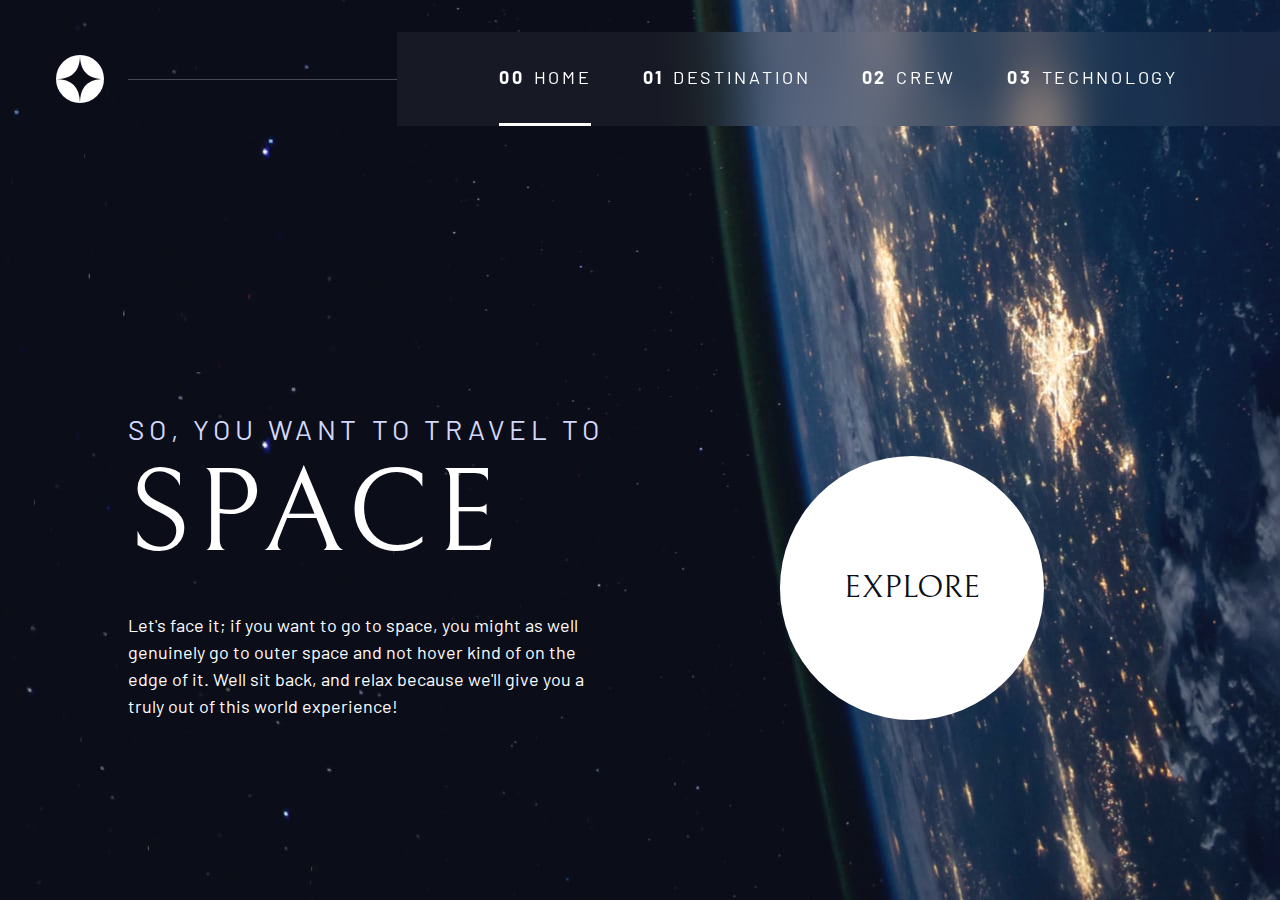
<file: index.html>
<!DOCTYPE html>
<html lang="en">
<head>
  <meta charset="UTF-8">
  <meta name="viewport" content="width=device-width, initial-scale=1.0">

  <!-- Google fonts -->
  <link rel="preconnect" href="https://fonts.googleapis.com">
  <link rel="preconnect" href="https://fonts.gstatic.com" crossorigin>
  <link href="https://fonts.googleapis.com/css2?family=Barlow+Condensed:wght@400;700&family=Bellefair&family=Barlow:wght@400;700&display=swap"
      rel="stylesheet">
      
  <!-- Our custom CSS -->
  <link rel="stylesheet" href="src/css/index.css">

  <link rel="icon" type="image/png" sizes="32x32" href="assets/favicon-32x32.png">
  
  <title>Frontend Mentor | Space tourism website</title>
  
  <script src="./src/js/navigation.js" defer></script>
</head>
<body class="home">
  <a class="skip-to-content" href="#main">Skip to content</a>
  
  <header class="primary-header flex">
    <!-- my ::before is here -->
    <div>
      <img src="./assets/shared/logo.svg" alt="space tourism logo" class="logo">
    </div>
    <button class="mobile-nav-toggle" aria-controls="primary-navigation"><span class="sr-only" aria-controls="primary-navigation" aria-expanded="false">Menu</span></button>
    <nav>
        <ul id="primary-navigation" data-visible="false" class="primary-navigation underline-indicators flex">
            <li class="active"><a class="ff-sans-cond uppercase text-white letter-spacing-2" href="#"><span aria-hidden="true">00</span>Home</a>
            <li><a class="ff-sans-cond uppercase text-white letter-spacing-2" href="src/destination.html"><span aria-hidden="true">01</span>Destination</a>
            <li><a class="ff-sans-cond uppercase text-white letter-spacing-2" href="src/crew.html"><span aria-hidden="true">02</span>Crew</a>
            <li><a class="ff-sans-cond uppercase text-white letter-spacing-2" href="#"><span aria-hidden="true">03</span>Technology</a>
        </ul>
    </nav>
    <!-- my ::after is here -->
  </header>

  <main id="main" class="grid-container grid-container--home" style="--container-gap:4rem">
    <div>
      <h1 class="text-accent fs-500 ff-sans-cond uppercase letter-spacing-1">So, you want to travel to
      <span class="d-block fs-900 ff-serif text-white">Space</span></h1>
      
      <p>Let's face it; if you want to go to space, you might as well genuinely go to 
      outer space and not hover kind of on the edge of it. Well sit back, and relax 
      because we'll give you a truly out of this world experience! </p>
    </div>
    <div>
      <a href="src/destination.html" class="large-button uppercase ff-serif text-dark bg-white">Explore</a>
    </div>
  </main>

</body>
</html>
</file>
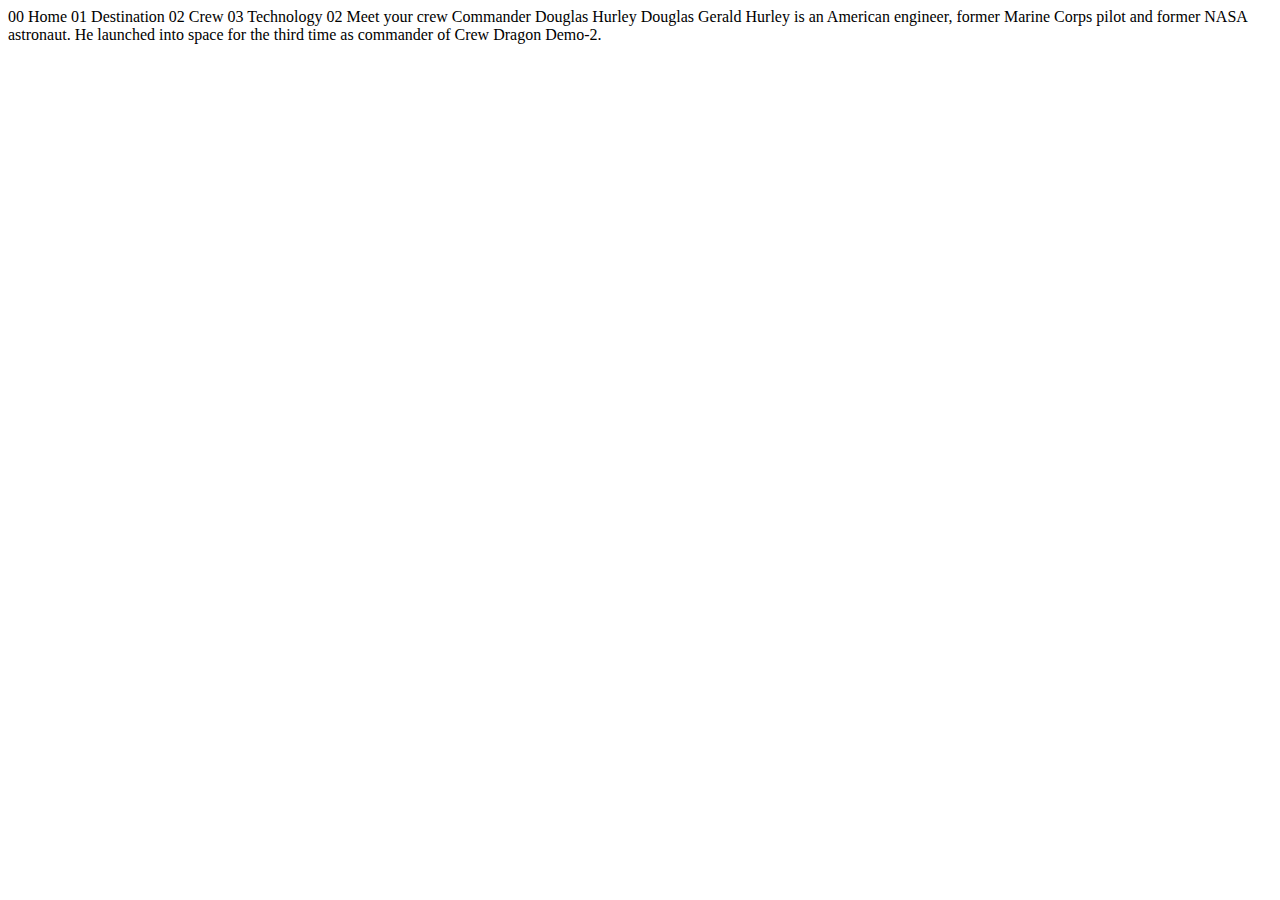
<file: misc/crew-commander.html>
<!DOCTYPE html>
<html lang="en">
<head>
  <meta charset="UTF-8">
  <meta name="viewport" content="width=device-width, initial-scale=1.0">

  <link rel="icon" type="image/png" sizes="32x32" href="./assets/favicon-32x32.png">
  
  <title>Frontend Mentor | Space tourism website</title>
</head>
<body>

  00 Home
  01 Destination
  02 Crew
  03 Technology

  02 Meet your crew

  Commander
  Douglas Hurley

  Douglas Gerald Hurley is an American engineer, former Marine Corps pilot 
  and former NASA astronaut. He launched into space for the third time as 
  commander of Crew Dragon Demo-2.
</body>
</html>
</file>
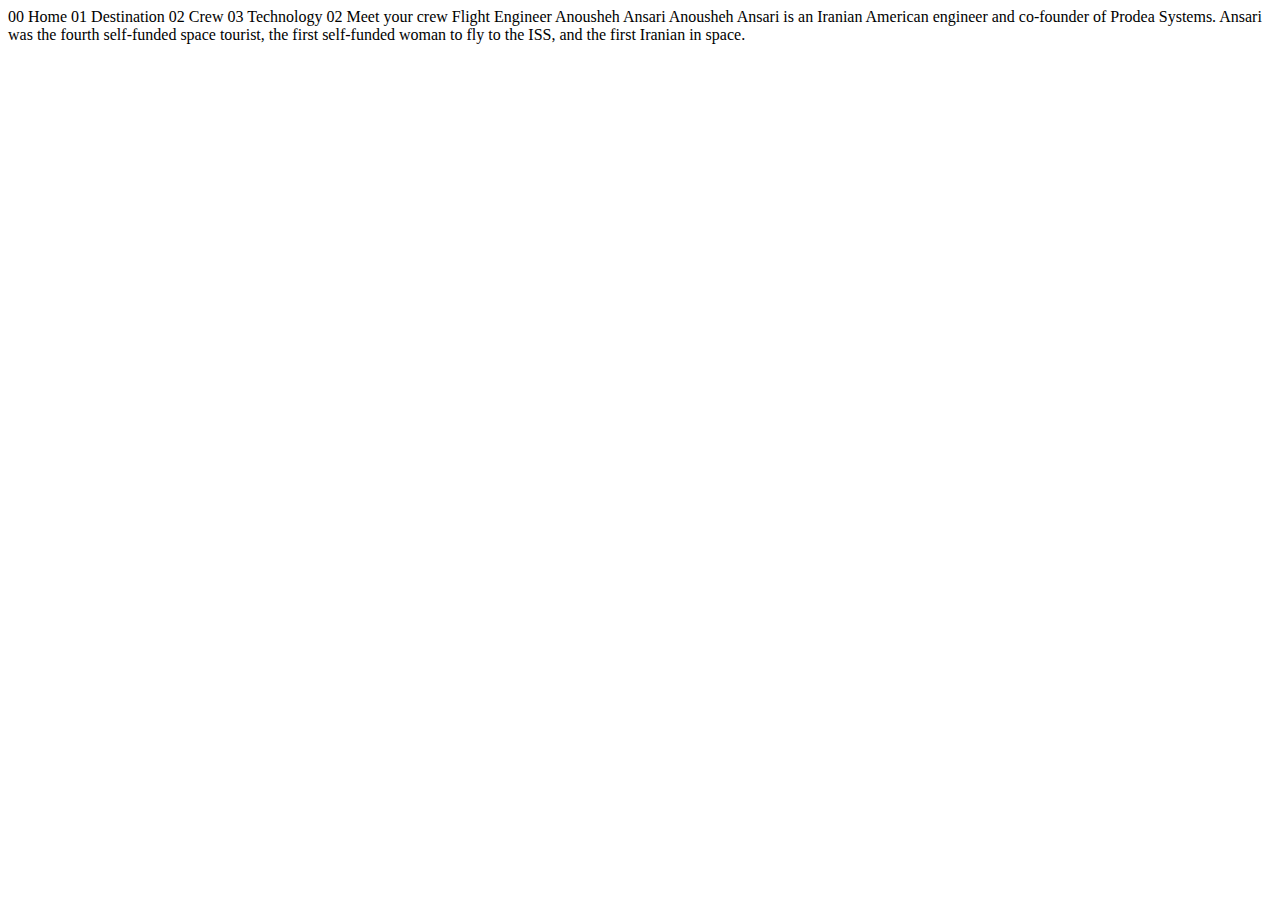
<file: misc/crew-engineer.html>
<!DOCTYPE html>
<html lang="en">
<head>
  <meta charset="UTF-8">
  <meta name="viewport" content="width=device-width, initial-scale=1.0">

  <link rel="icon" type="image/png" sizes="32x32" href="./assets/favicon-32x32.png">
  
  <title>Frontend Mentor | Space tourism website</title>
</head>
<body>

  00 Home
  01 Destination
  02 Crew
  03 Technology

  02 Meet your crew

  Flight Engineer
  Anousheh Ansari

  Anousheh Ansari is an Iranian American engineer and co-founder of Prodea Systems. 
  Ansari was the fourth self-funded space tourist, the first self-funded woman to 
  fly to the ISS, and the first Iranian in space. 
</body>
</html>
</file>
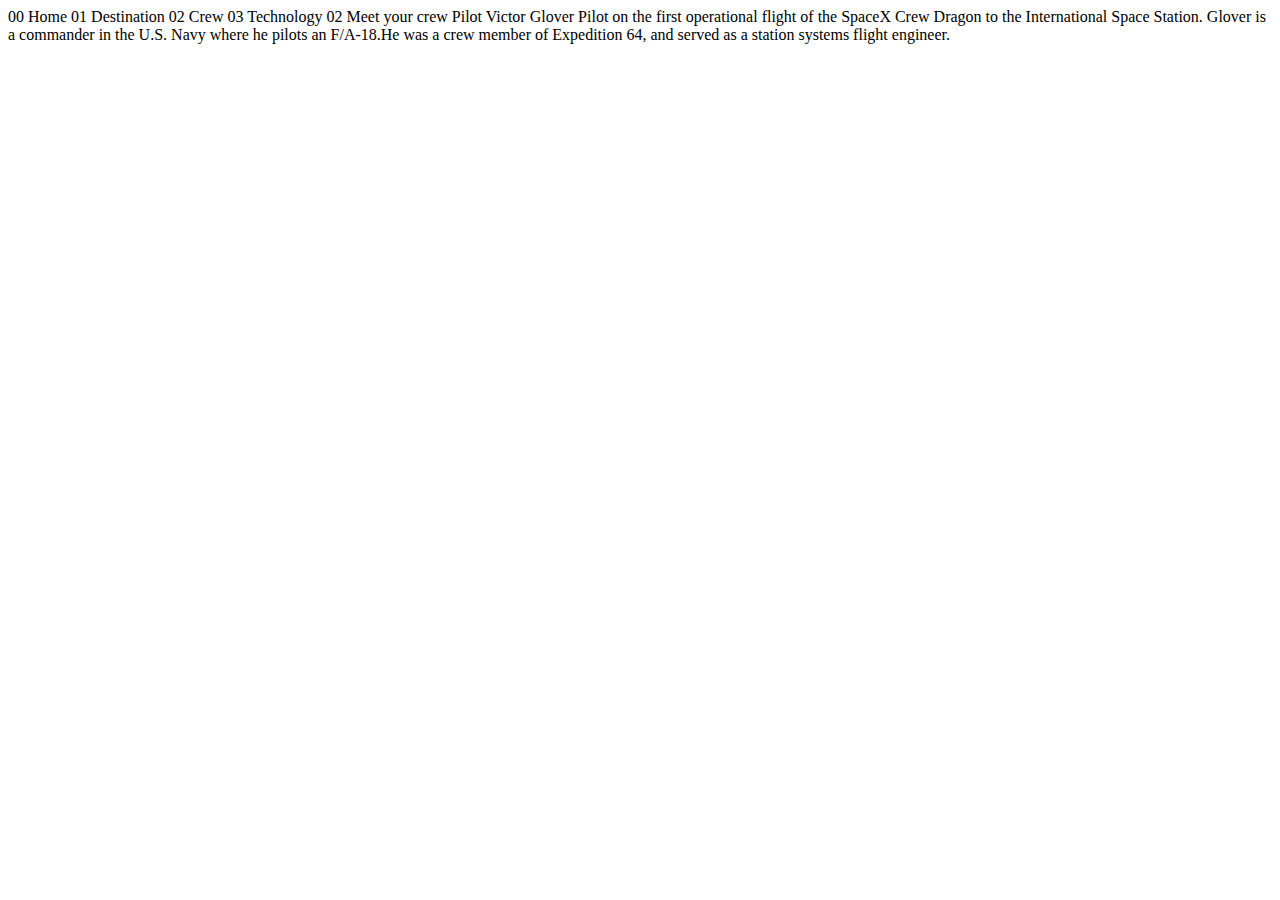
<file: misc/crew-pilot.html>
<!DOCTYPE html>
<html lang="en">
<head>
  <meta charset="UTF-8">
  <meta name="viewport" content="width=device-width, initial-scale=1.0">

  <link rel="icon" type="image/png" sizes="32x32" href="./assets/favicon-32x32.png">
  
  <title>Frontend Mentor | Space tourism website</title>
</head>
<body>

  00 Home
  01 Destination
  02 Crew
  03 Technology

  02 Meet your crew

  Pilot
  Victor Glover

  Pilot on the first operational flight of the SpaceX Crew Dragon to the 
  International Space Station. Glover is a commander in the U.S. Navy where 
  he pilots an F/A-18.He was a crew member of Expedition 64, and served as a 
  station systems flight engineer. 
</body>
</html>
</file>
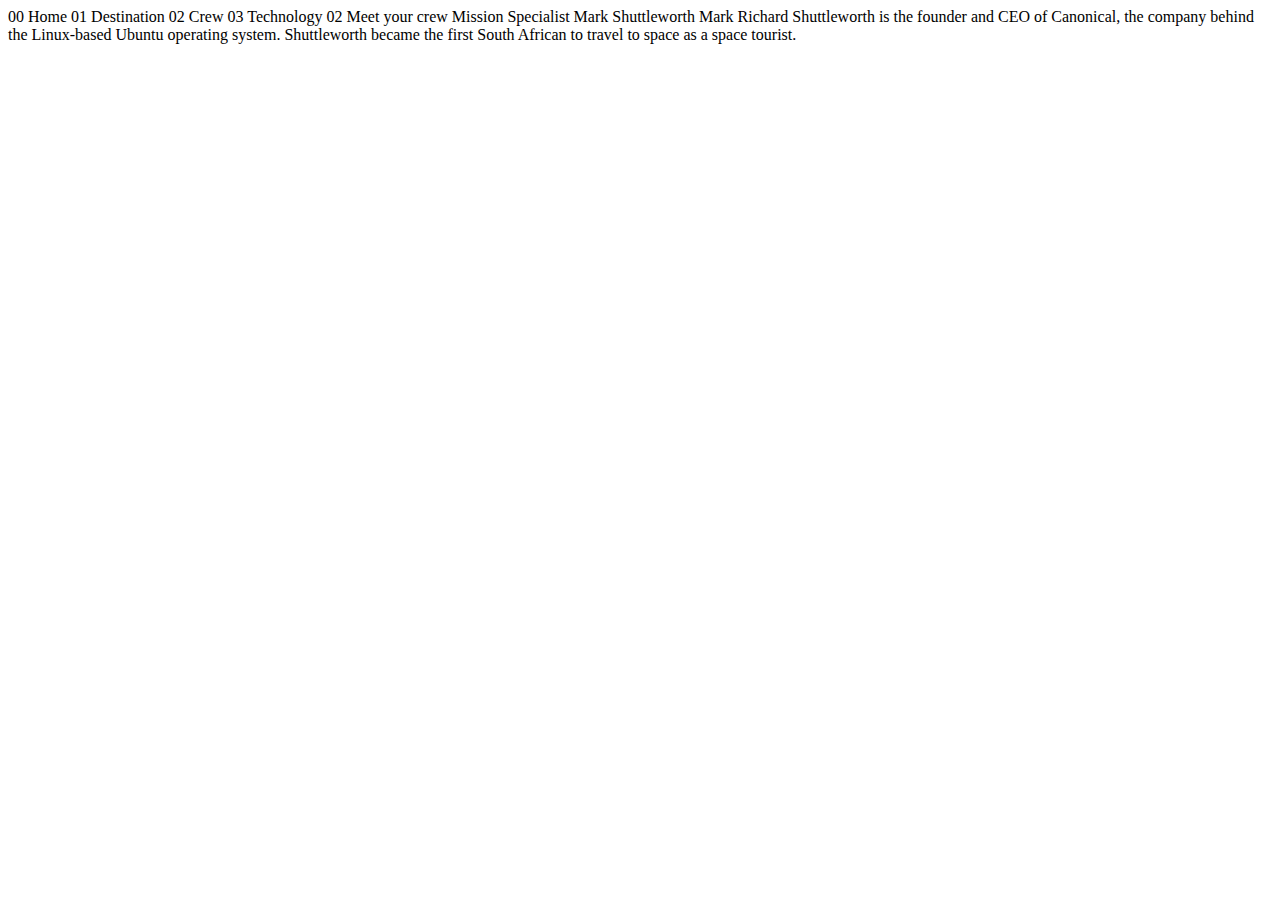
<file: misc/crew-specialist.html>
<!DOCTYPE html>
<html lang="en">
<head>
  <meta charset="UTF-8">
  <meta name="viewport" content="width=device-width, initial-scale=1.0">

  <link rel="icon" type="image/png" sizes="32x32" href="./assets/favicon-32x32.png">
  
  <title>Frontend Mentor | Space tourism website</title>
</head>
<body>

  00 Home
  01 Destination
  02 Crew
  03 Technology

  02 Meet your crew

  Mission Specialist
  Mark Shuttleworth

  Mark Richard Shuttleworth is the founder and CEO of Canonical, the company behind 
  the Linux-based Ubuntu operating system. Shuttleworth became the first South 
  African to travel to space as a space tourist.
</body>
</html>
</file>
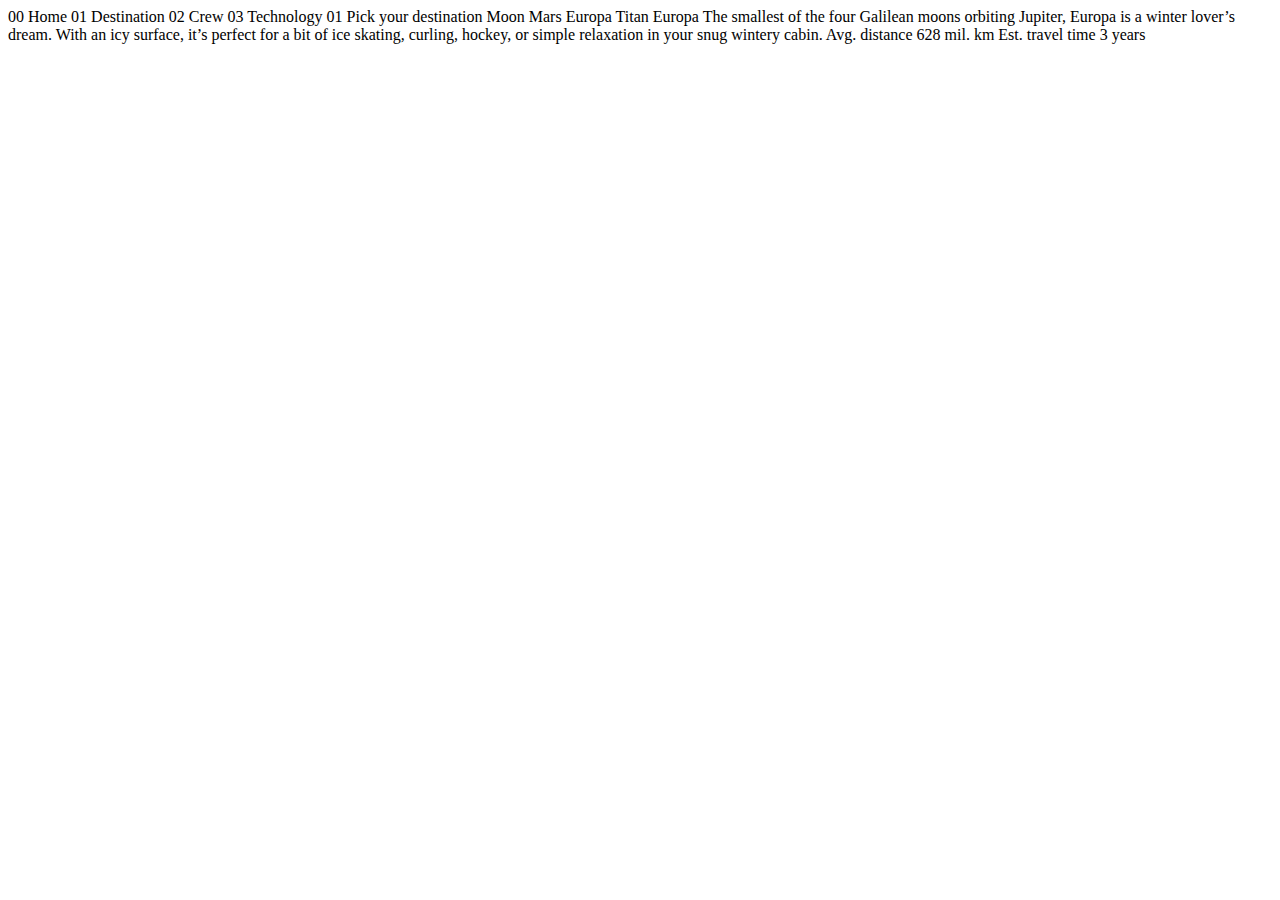
<file: misc/destination-europa.html>
<!DOCTYPE html>
<html lang="en">
<head>
  <meta charset="UTF-8">
  <meta name="viewport" content="width=device-width, initial-scale=1.0">

  <link rel="icon" type="image/png" sizes="32x32" href="./assets/favicon-32x32.png">
  
  <title>Frontend Mentor | Space tourism website</title>
</head>
<body>

  00 Home
  01 Destination
  02 Crew
  03 Technology

  01 Pick your destination

  Moon
  Mars
  Europa
  Titan

  Europa

  The smallest of the four Galilean moons orbiting Jupiter, Europa is a 
  winter lover’s dream. With an icy surface, it’s perfect for a bit of 
  ice skating, curling, hockey, or simple relaxation in your snug 
  wintery cabin.

  Avg. distance
  628 mil. km

  Est. travel time
  3 years
</body>
</html>
</file>
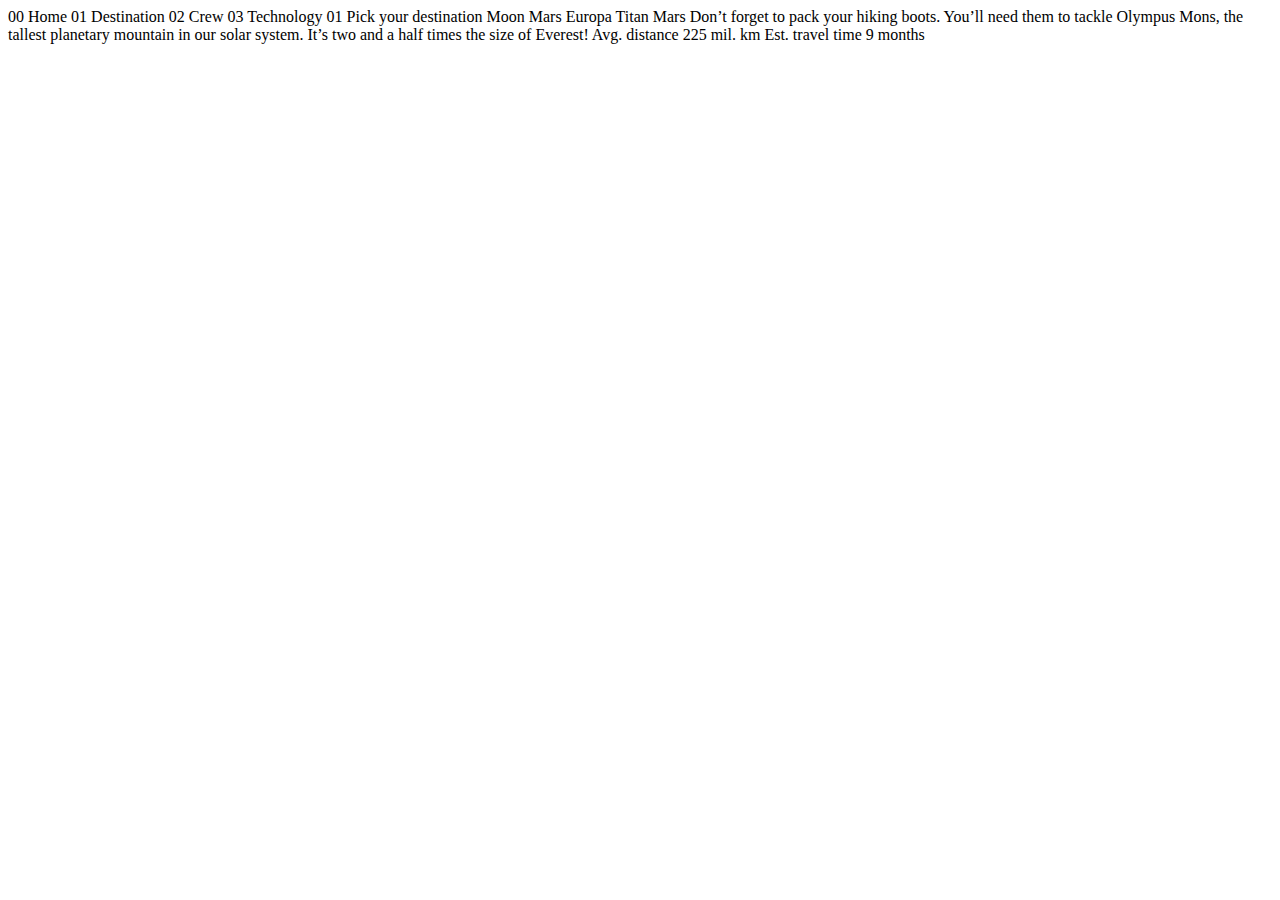
<file: misc/destination-mars.html>
<!DOCTYPE html>
<html lang="en">
<head>
  <meta charset="UTF-8">
  <meta name="viewport" content="width=device-width, initial-scale=1.0">

  <link rel="icon" type="image/png" sizes="32x32" href="./assets/favicon-32x32.png">
  
  <title>Frontend Mentor | Space tourism website</title>
</head>
<body>

  00 Home
  01 Destination
  02 Crew
  03 Technology

  01 Pick your destination

  Moon
  Mars
  Europa
  Titan

  Mars

  Don’t forget to pack your hiking boots. You’ll need them to tackle Olympus Mons, 
  the tallest planetary mountain in our solar system. It’s two and a half times 
  the size of Everest!

  Avg. distance
  225 mil. km

  Est. travel time
  9 months
</body>
</html>
</file>
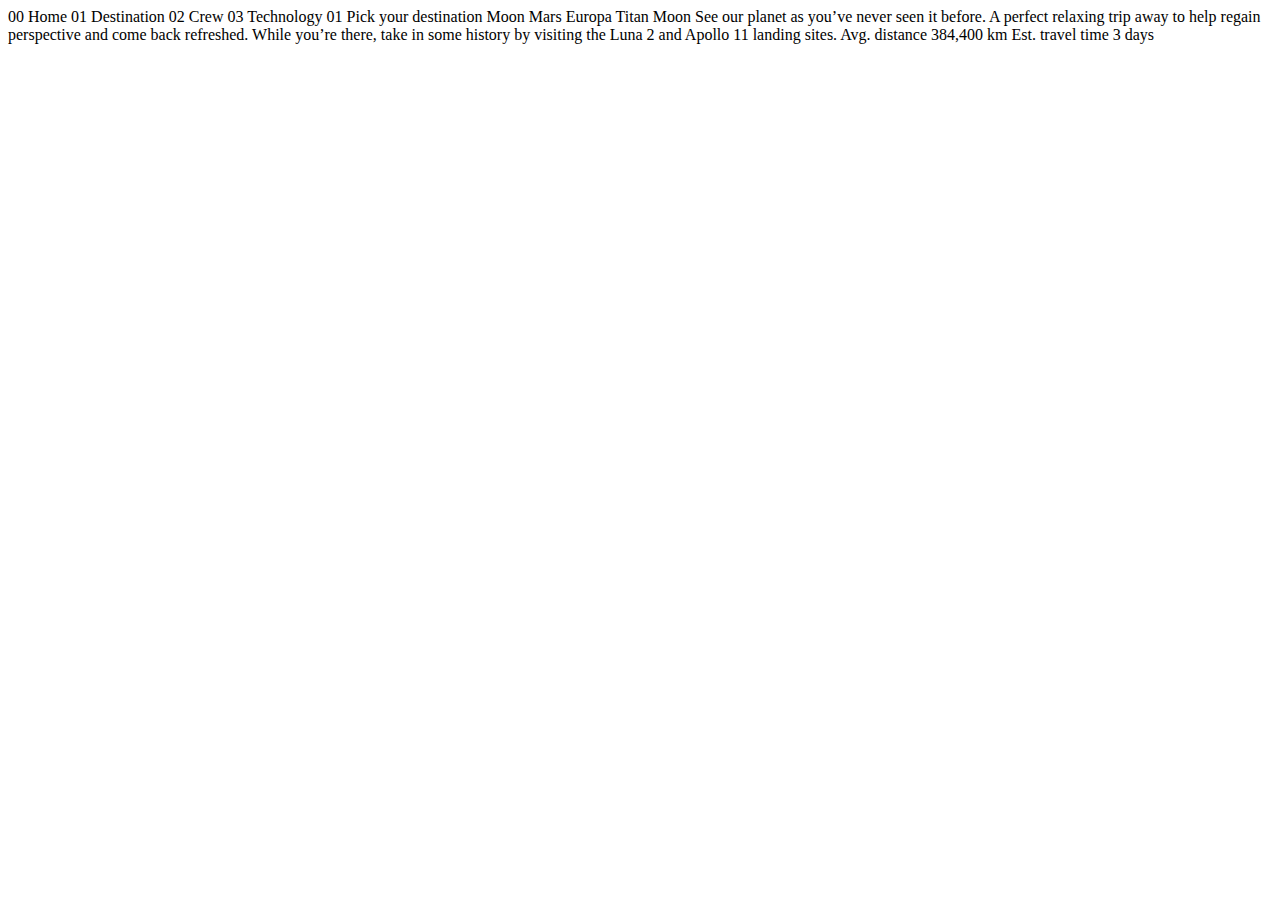
<file: misc/destination-moon.html>
<!DOCTYPE html>
<html lang="en">
<head>
  <meta charset="UTF-8">
  <meta name="viewport" content="width=device-width, initial-scale=1.0">

  <link rel="icon" type="image/png" sizes="32x32" href="./assets/favicon-32x32.png">
  
  <title>Frontend Mentor | Space tourism website</title>
</head>
<body>

  00 Home
  01 Destination
  02 Crew
  03 Technology

  01 Pick your destination

  Moon
  Mars
  Europa
  Titan

  Moon

  See our planet as you’ve never seen it before. A perfect relaxing trip away to help 
  regain perspective and come back refreshed. While you’re there, take in some history 
  by visiting the Luna 2 and Apollo 11 landing sites.

  Avg. distance
  384,400 km

  Est. travel time
  3 days
</body>
</html>
</file>
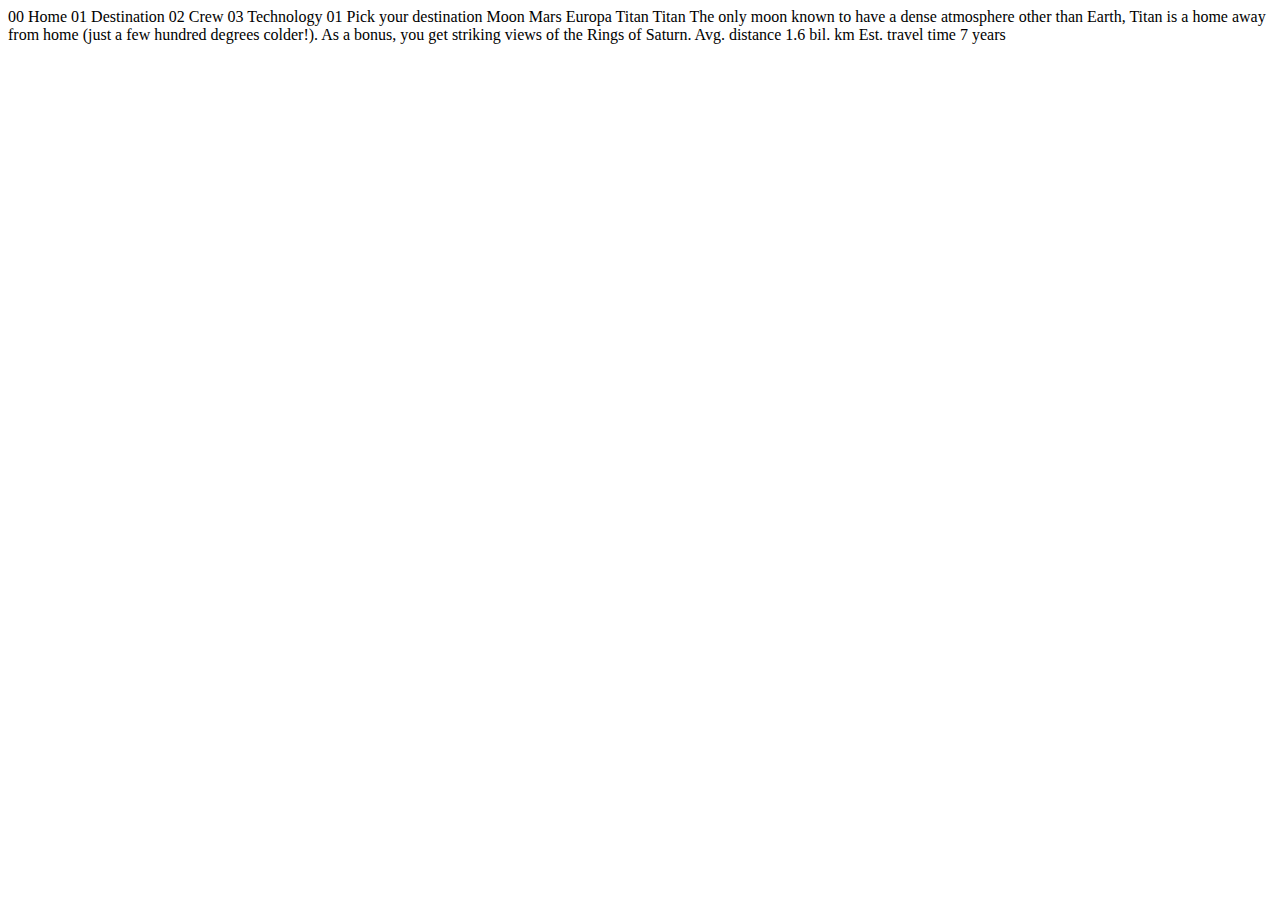
<file: misc/destination-titan.html>
<!DOCTYPE html>
<html lang="en">
<head>
  <meta charset="UTF-8">
  <meta name="viewport" content="width=device-width, initial-scale=1.0">

  <link rel="icon" type="image/png" sizes="32x32" href="./assets/favicon-32x32.png">
  
  <title>Frontend Mentor | Space tourism website</title>
</head>
<body>

  00 Home
  01 Destination
  02 Crew
  03 Technology

  01 Pick your destination

  Moon
  Mars
  Europa
  Titan

  Titan

  The only moon known to have a dense atmosphere other than Earth, Titan 
  is a home away from home (just a few hundred degrees colder!). As a 
  bonus, you get striking views of the Rings of Saturn.

  Avg. distance
  1.6 bil. km

  Est. travel time
  7 years
</body>
</html>
</file>
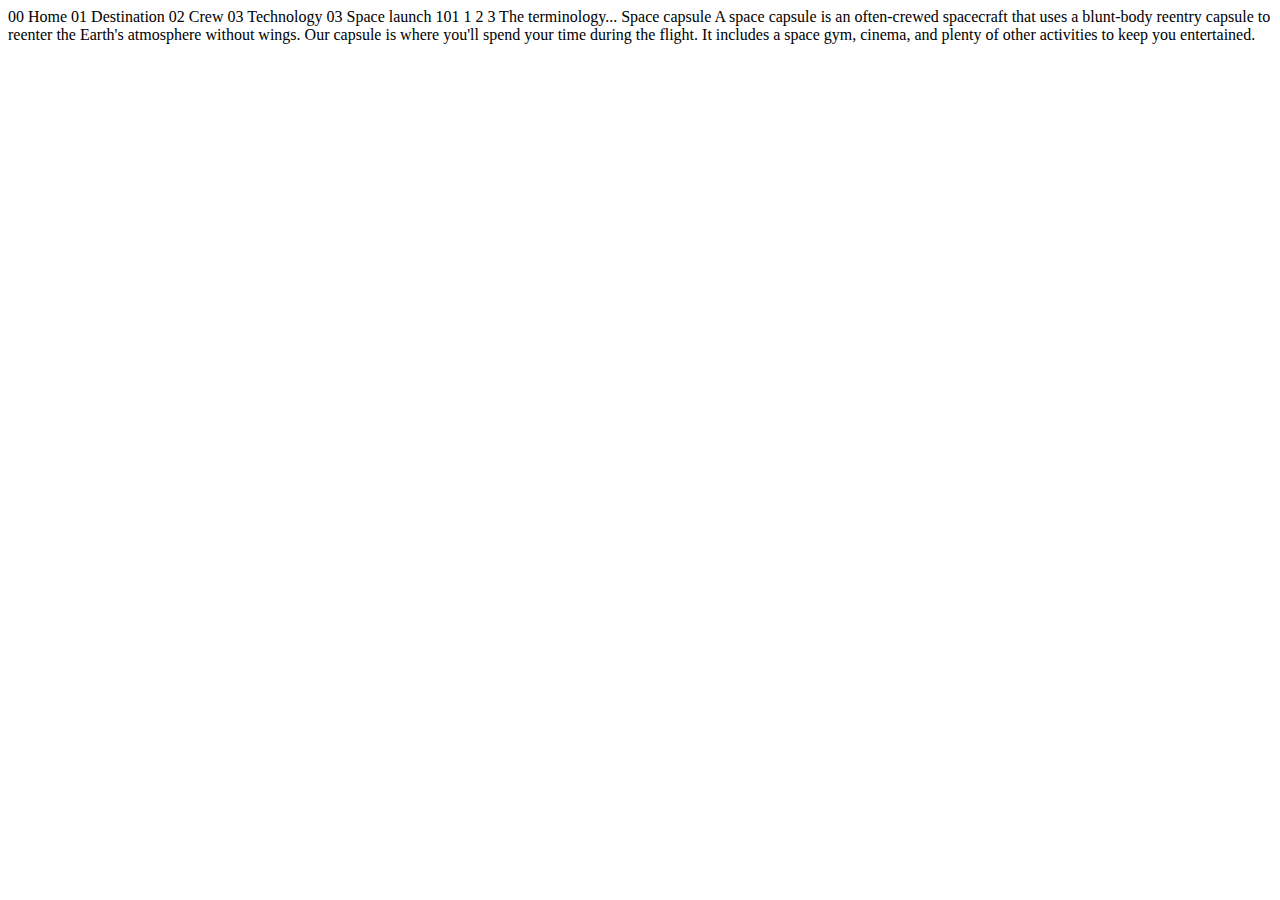
<file: misc/technology-capsule.html>
<!DOCTYPE html>
<html lang="en">
<head>
  <meta charset="UTF-8">
  <meta name="viewport" content="width=device-width, initial-scale=1.0">

  <link rel="icon" type="image/png" sizes="32x32" href="./assets/favicon-32x32.png">
  
  <title>Frontend Mentor | Space tourism website</title>
</head>
<body>

  00 Home
  01 Destination
  02 Crew
  03 Technology

  03 Space launch 101

  1
  2
  3

  The terminology...
  Space capsule

  A space capsule is an often-crewed spacecraft that uses a blunt-body reentry 
  capsule to reenter the Earth's atmosphere without wings. Our capsule is where 
  you'll spend your time during the flight. It includes a space gym, cinema, 
  and plenty of other activities to keep you entertained.
</body>
</html>
</file>
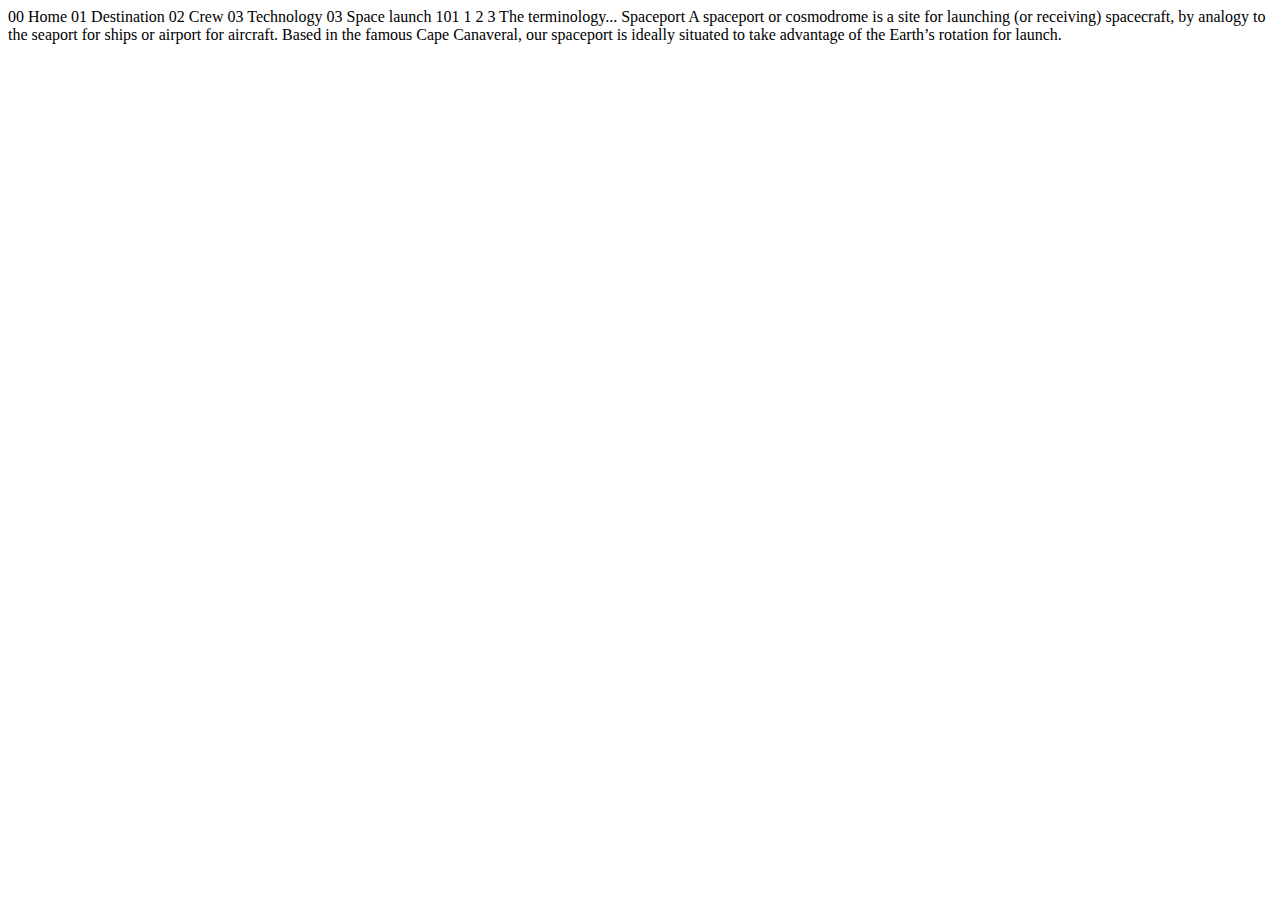
<file: misc/technology-spaceport.html>
<!DOCTYPE html>
<html lang="en">
<head>
  <meta charset="UTF-8">
  <meta name="viewport" content="width=device-width, initial-scale=1.0">

  <link rel="icon" type="image/png" sizes="32x32" href="./assets/favicon-32x32.png">
  
  <title>Frontend Mentor | Space tourism website</title>
</head>
<body>

  00 Home
  01 Destination
  02 Crew
  03 Technology

  03 Space launch 101

  1
  2
  3

  The terminology...
  Spaceport

  A spaceport or cosmodrome is a site for launching (or receiving) spacecraft, 
  by analogy to the seaport for ships or airport for aircraft. Based in the 
  famous Cape Canaveral, our spaceport is ideally situated to take advantage 
  of the Earth’s rotation for launch.
</body>
</html>
</file>
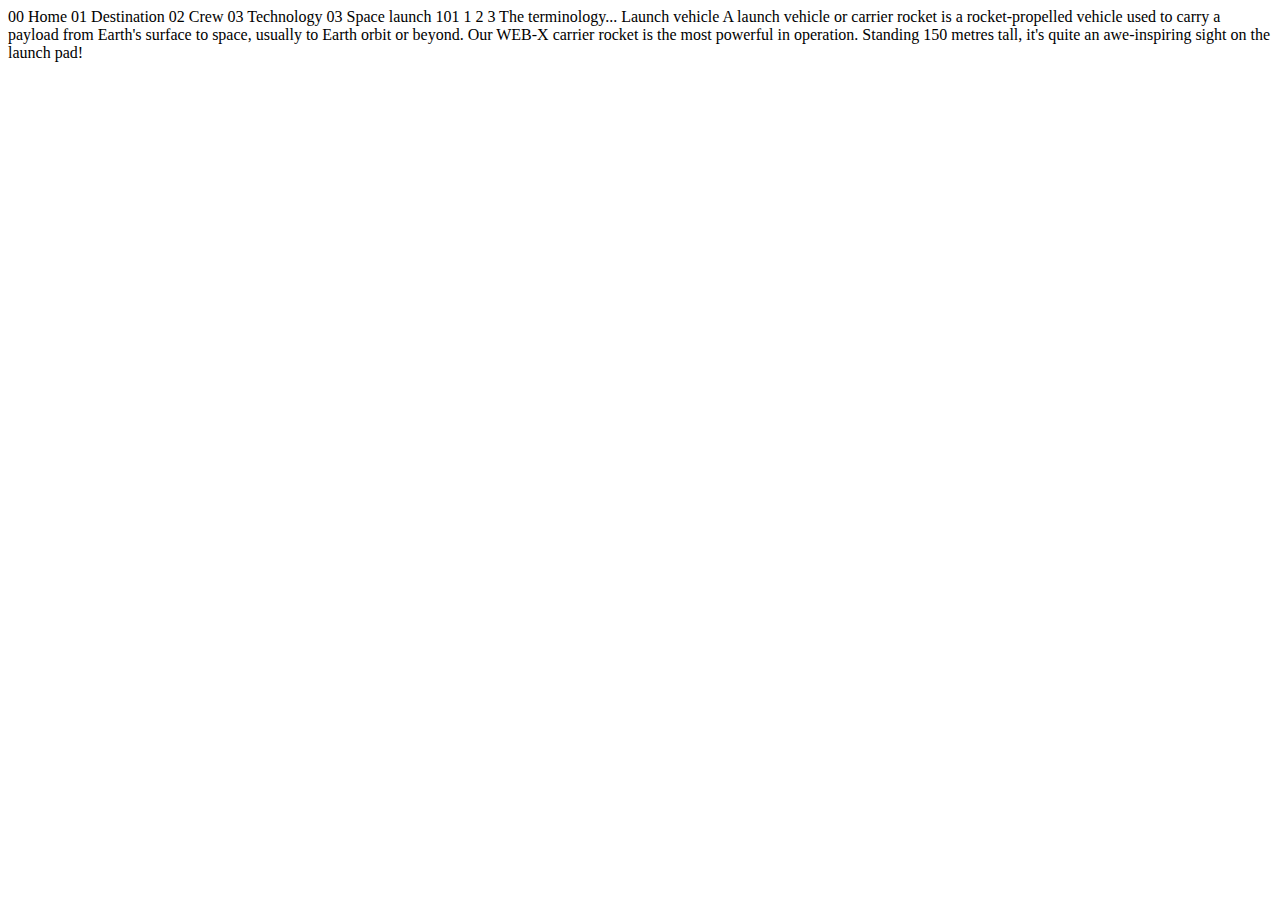
<file: misc/technology-vehicle.html>
<!DOCTYPE html>
<html lang="en">
<head>
  <meta charset="UTF-8">
  <meta name="viewport" content="width=device-width, initial-scale=1.0">

  <link rel="icon" type="image/png" sizes="32x32" href="./assets/favicon-32x32.png">
  
  <title>Frontend Mentor | Space tourism website</title>
</head>
<body>

  00 Home
  01 Destination
  02 Crew
  03 Technology

  03 Space launch 101

  1
  2
  3

  The terminology...
  Launch vehicle

  A launch vehicle or carrier rocket is a rocket-propelled vehicle used to carry a 
  payload from Earth's surface to space, usually to Earth orbit or beyond. Our 
  WEB-X carrier rocket is the most powerful in operation. Standing 150 metres tall, 
  it's quite an awe-inspiring sight on the launch pad!
</body>
</html>
</file>
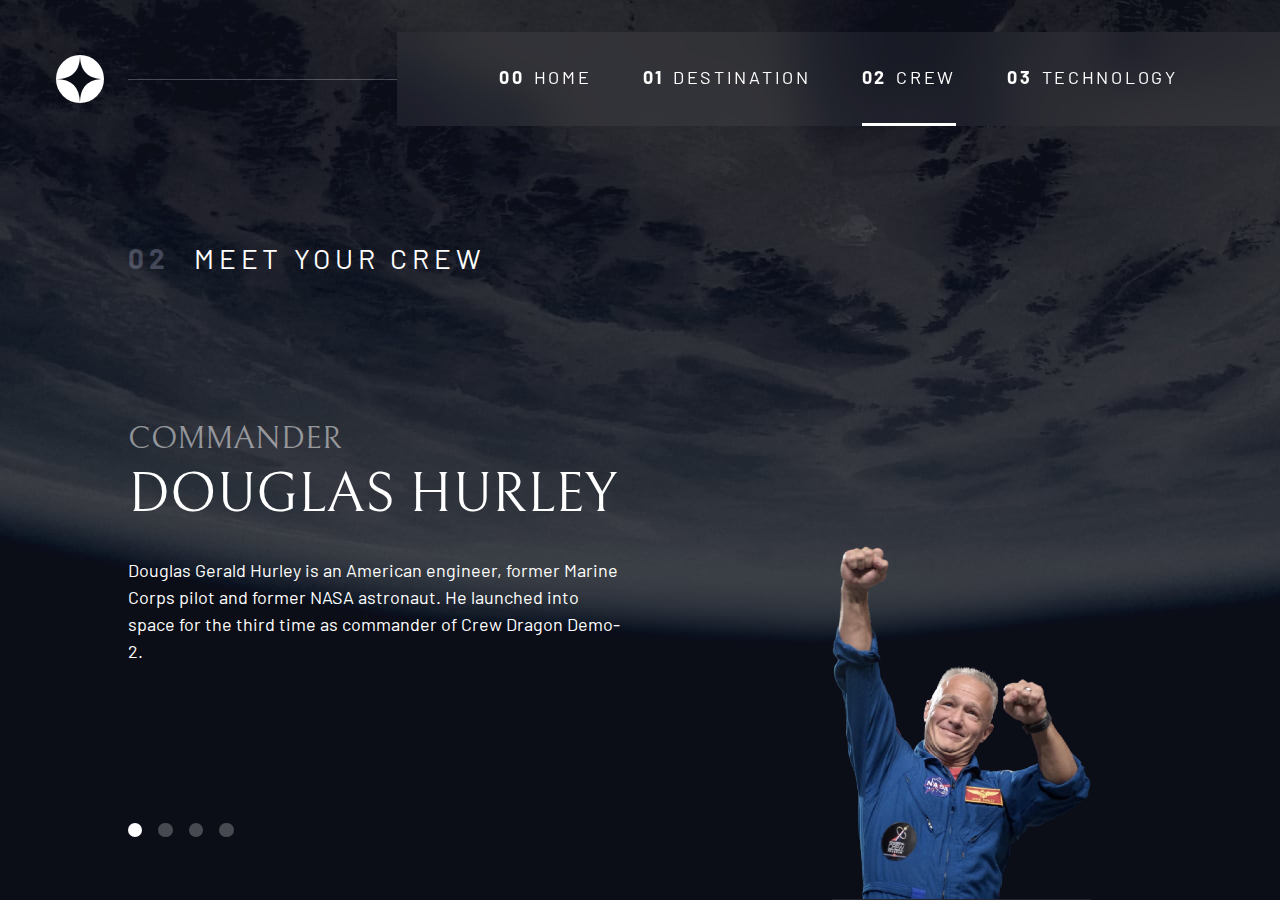
<file: src/crew.html>
<!DOCTYPE html>
<html lang="en">

<head>
  <meta charset="UTF-8">
  <meta name="viewport" content="width=device-width, initial-scale=1.0">

  <!-- Google fonts -->
  <link rel="preconnect" href="https://fonts.googleapis.com">
  <link rel="preconnect" href="https://fonts.gstatic.com" crossorigin>
  <link
    href="https://fonts.googleapis.com/css2?family=Barlow+Condensed:wght@400;700&family=Bellefair&family=Barlow:wght@400;700&display=swap"
    rel="stylesheet">

  <!-- Our custom CSS -->
  <link rel="stylesheet" href="css/index.css">
  <script src="js/tabs.js" defer></script>

  <link rel="icon" type="image/png" sizes="32x32" href="../assets/favicon-32x32.png">

  <title>Frontend Mentor | Space tourism website</title>

  <script src="js/navigation.js" defer></script>
</head>

<body class="crew">
  <a class="skip-to-content" href="#main">Skip to content</a>

  <header class="primary-header flex">
    <!-- my ::before is here -->
    <div>
      <img src="../assets/shared/logo.svg" alt="space tourism logo" class="logo">
    </div>
    <button class="mobile-nav-toggle" aria-controls="primary-navigation"><span class="sr-only"
        aria-controls="primary-navigation" aria-expanded="false">Menu</span></button>
    <nav>
      <ul id="primary-navigation" data-visible="false" class="primary-navigation underline-indicators flex">
        <li><a class="ff-sans-cond uppercase text-white letter-spacing-2" href="../index.html"><span
              aria-hidden="true">00</span>Home</a>
        <li><a class="ff-sans-cond uppercase text-white letter-spacing-2" href="destination.html"><span
              aria-hidden="true">01</span>Destination</a>
        <li class="active"><a class="ff-sans-cond uppercase text-white letter-spacing-2" href="#"><span
              aria-hidden="true">02</span>Crew</a>
        <li><a class="ff-sans-cond uppercase text-white letter-spacing-2" href="#"><span
              aria-hidden="true">03</span>Technology</a>
      </ul>
    </nav>
    <!-- my ::after is here -->
  </header>

  <main id="main" class="grid-container grid-container--crew flow" style="--container-gap:4rem">

    <h1 class="numbered-title"><span aria-hidden="true">02</span> Meet your crew</h1>
    <div class="dot-indicators flex" role="tablist" aria-label="crew member list">
      <!-- sr-only: screen reader only -->
      <button aria-selected="true" role="tab" aria-controls="commander-tab" tabindex="0"
        data-image="commander-image"><span class="sr-only">The commander</span></button>
      <button aria-selected="false" role="tab" aria-controls="engineer-tab" tabindex="-1"
        data-image="engineer-image"><span class="sr-only">The mission specialist</span></button>
      <button aria-selected="false" role="tab" aria-controls="pilot-tab" tabindex="-1" data-image="pilot-image"><span
          class="sr-only">The pilot</span></button>
      <button aria-selected="false" role="tab" aria-controls="specialist-tab" tabindex="-1"
        data-image="specialist-image"><span class="sr-only">The crew engineer</span></button>
    </div>


    <!-- Commander -->
    <article class="crew-details flow" id="commander-tab" tabindex="0" role="tabpanel">
      <div class="flow flow--space-small">
        <h2 class="fs-600 ff-serif uppercase">Commander</h2>
        <p class="fs-700 uppercase ff-serif">Douglas Hurley</p>
      </div>
      <p>
        Douglas Gerald Hurley is an American engineer, former Marine Corps pilot
        and former NASA astronaut. He launched into space for the third time as
        commander of Crew Dragon Demo-2.
      </p>
    </article>

    <!-- Pilot -->
    <article hidden class="crew-details flow" id="pilot-tab" tabindex="1" role="tabpanel">
      <div class="flow flow--space-small">
        <h2 class="fs-600 ff-serif uppercase">Pilot</h2>
        <p class="fs-700 uppercase ff-serif">Victor Glover</p>
      </div>
      <p>
        Pilot on the first operational flight of the SpaceX Crew Dragon to the
        International Space Station. Glover is a commander in the U.S. Navy where
        he pilots an F/A-18.He was a crew member of Expedition 64, and served as a
        station systems flight engineer.
      </p>
    </article>

    <!-- Flight Engineer -->
    <article hidden class="crew-details flow" id="engineer-tab" tabindex="2" role="tabpanel">
      <div class="flow flow--space-small">
        <h2 class="fs-600 ff-serif uppercase">Flight Engineer</h2>
        <p class="fs-700 uppercase ff-serif">Anousheh Ansari</p>
      </div>
      <p>
        Anousheh Ansari is an Iranian American engineer and co-founder of Prodea Systems.
        Ansari was the fourth self-funded space tourist, the first self-funded woman to
        fly to the ISS, and the first Iranian in space.
      </p>
    </article>

    <!-- Mission Specialist -->
    <article hidden class="crew-details flow" id="specialist-tab" tabindex="3" role="tabpanel">
      <div class="flow flow--space-small">
        <h2 class="fs-600 ff-serif uppercase">Mission Specialist</h2>
        <p class="fs-700 uppercase ff-serif">Mark Shuttleworth</p>
      </div>
      <p>
        Mark Richard Shuttleworth is the founder and CEO of Canonical, the company behind
        the Linux-based Ubuntu operating system. Shuttleworth became the first South
        African to travel to space as a space tourist.
      </p>
    </article>



    <!-- Commander: Douglas Hurly -->
    <picture id="commander-image">
      <source srcset="../assets/crew/image-douglas-hurley.webp" type="image/webp">
      <img class="grid-container--crew-img" src="../assets/crew/image-douglas-hurley.png" alt="Douglas Hurley">
    </picture>

    <!-- Flight Engineer: Anousheh Ansari -->
    <picture id="engineer-image" hidden>
      <source srcset="../assets/crew/image-anousheh-ansari.webp" type="image/webp">
      <img class="grid-container--crew-img" src="../assets/crew/image-anousheh-ansari.png" alt="Anoushe Ansari">
    </picture>

    <!-- Pilot: Victor Glover -->
    <picture id="pilot-image" hidden>
      <source srcset="../assets/crew/image-victor-glover.webp" type="image/webp">
      <img class="grid-container--crew-img" src="../assets/crew/image-victor-glover.png" alt="Victor Glover">
    </picture>

    <!-- Mission Specialist: Mark Shuttleworth -->
    <picture id="specialist-image" hidden>
      <source srcset="../assets/crew/image-mark-shuttleworth.webp" type="image/webp">
      <img class="grid-container--crew-img" src="../assets/crew/image-mark-shuttleworth.png" alt="Mark Shuttleworth">
    </picture>



  </main>
</body>

</html>
</file>
<file: src/css/index.css>
/*  ------------------- */
/*  Custom properties   */
/*  ------------------- */

/* --clr = color */

:root {
    /* colors */
    /* --clr-dark: hsl(230 35% 7%); */
    --clr-dark: 230 35% 7%;
    --clr-light: 231 77% 90%;
    --clr-white: 0 0% 100%;

    /* font-size */
    /* px / 16 = rem */
    --fs-900: clamp(5rem, 8vw + 1rem, 9.375rem);
    --fs-800: 3.5rem;
    --fs-700: 1.5rem;
    --fs-600: 1rem;
    --fs-500: 1rem;
    --fs-400: 0.9375rem; /* base size - meaning body text size */
    --fs-300: 1rem;
    --fs-200: 0.875rem;

    /* font-families */
    --ff-serif: "Bellefair", serif;
    --ff-sans-cond: "Barlow Condensed" sans-serif;
    --ff-sans-normal: "Barlow", sans-serif;
}

@media (min-width: 35em) {
    :root {
        /* font-size */
        /* --fs-900: 9.375rem; */
        --fs-800: 5rem;
        --fs-700: 2.5rem;
        --fs-500: 1.5rem;
        --fs-600: 1.5rem;
        --fs-400: 1rem;
    }
}

@media (min-width: 55em) {
    :root {
        /* font-size */
        --fs-800: 6.25rem;
        --fs-700: 3.5rem;
        --fs-600: 2rem;
        --fs-500: 1.75rem;
        --fs-400: 1.125rem;
    }
}


/*  ------------------- */
/*  Reset               */
/*  ------------------- */

/* https://piccalil.li/blog/a-modern-css-reset/ */

*,
*::before,
*::after {
    box-sizing: border-box;
}

/* Reset margins */
body,
h1,
h2,
h3,
h4,
h5,
p,
figure,
picture {
    margin: 0;
}

h1,
h2,
h3,
h4,
h5,
h6,
p {
    font-weight: 400;
}

[hidden] { 
    display: none !important;
}
 
/* set up the body */
body {
    font-family: var(--ff-sans-normal);
    font-size: var(--fs-400);
    color: hsl( var(--clr-white) );
    background-color: hsl( var(--clr-dark) );
    line-height: 1.5;
    min-height: 100vh;

    display: grid;
    grid-template-rows: min-content 1fr;
    
    overflow-x: hidden;
}

/* make images easier to work with */
img,
picture {
    /* images will shrink as the view port gets narrower */
    max-width: 100%; 
    display: block;
}

/* make forms elements easier to work with */
input,
button,
textarea,
select {
    /* By default buttons and all these don't inherit the font properties whereas font properties are inherited everywhere else*/
    font: inherit; 
}

/* Remove animations for people who've turned them off */

@media (prefers-reduced-motion: reduce) {
    *,
    *::before,
    *::after {
        animation-duration: 0.01ms !important;
        animation-iteration-count: 1 !important;
        transition-duration: 0.01ms !important;
        scroll-behavior: auto !important;
    }
}


/*  ------------------- */
/*  Utility classes     */
/*  ------------------- */

.flex {
    display: flex;
    gap: var(--gap, 1rem);
}

.grid {
    display: grid;
    gap: var(--gap, 1rem);
}

.d-block {
    display: block;
}


/* .card h1,
.card h2,
.card h3, */

/* .card :where(h1, h2, h3) */

/* is will take the highest specificity selector */
/* where doesent add any specifisity */


/* Adjacent sibling combinator */
/* First element has no space on the top and the last element has no space on the bottom */
/* .flow > * + * { */
/* .flow > *:not(:first-child) { */
.flow > *:where(:not(:first-child)) {
    margin-top: var(--flow-space, 1rem);
    /* outline: 1px solid red; */
}

/* .flow > *:not(:last-child) {
    margin-bottom: 1rem;
    outline: 1px solid red;
} */

.flow--space-small {
    --flow-space: .5rem;
}


.container {
    /* Left and the right side and not top and bottom. */
    padding-inline: 2em; 
    /*  To hold the content in the middle of the page.
        we only need margin on the left and the right side. */
    margin-inline: auto;
    max-width: 80rem;
}


/* Screen Reader Only */
.sr-only {
    position: absolute;
    width: 1px;
    height: 1px;
    padding: 0;
    margin: -1px;
    overflow: hidden;
    clip: rect(0, 0, 0, 0);
    white-space: nowrap; /* added line */
    border: 0;
}

.skip-to-content {
    position: absolute;
    z-index: 9999;
    background: hsl( var(--clr-white) );
    color: hsl( var(--clr-dark) );
    padding: .5em 1em;
    margin-inline: auto;
    transform: translateY(-100%);
    transition: transform 250ms ease-in;
}

.skip-to-content:focus {
    transform: translateY(0);
}


.box {
    background: lightblue;
    padding: 3rem;
}

.cta {
    --gap: 5rem;
    background: pink;
    padding: 2rem;
    border-radius: 1rem;
}

/* colors */

.bg-dark { background-color: hsl( var(--clr-dark) );}
.bg-accent { background-color: hsl( var(--clr-light) );}
.bg-white { background-color: hsl( var(--clr-white) );}

.text-dark { color: hsl( var(--clr-dark) );}
.text-accent { color: hsl( var(--clr-light) );}
.text-white { color: hsl( var(--clr-white) );}  

.example-component {
    background-color: hsl( var(--clr-light) );
}


/* typography */

.ff-serif { font-family: var(--ff-serif); }
.ff-sans-cond { font-family: var(--ff-sans-cond); }
.ff-sans-normal { font-family: var(--ff-sans-normal); }

.letter-spacing-1 { letter-spacing: 4.75px; }
.letter-spacing-2 { letter-spacing: 2.7px; }
.letter-spacing-3 { letter-spacing: 2.35px; }


.uppercase { text-transform: uppercase; }

.fs-900 { font-size: var(--fs-900); }
.fs-800 { font-size: var(--fs-800); }
.fs-700 { font-size: var(--fs-700); }
.fs-600 { font-size: var(--fs-600); }
.fs-500 { font-size: var(--fs-500); }
.fs-400 { font-size: var(--fs-400); }
.fs-300 { font-size: var(--fs-300); }
.fs-200 { font-size: var(--fs-200); }

.fs-900,
.fs-800,
.fs-700,
.fs-600 {
    line-height: 1.1;
}

.numbered-title {
    font-family: var(--ff-sans-cond);
    font-size: var(--fs-500);
    text-transform: uppercase;
    letter-spacing: 4.72px;
}

.numbered-title span {
    margin-right: .5em; /* It's gonna be relative to var(--fs-500) font size*/
    font-weight: 700;
    color: hsl( var(--clr-light) / .25);
}

/*  ------------------- */
/*  Components          */
/*  ------------------- */

.large-button {
    font-size: 2rem;
    position: relative;
    display: inline-grid;
    z-index: 1;
    place-items: center;
    border-radius: 50%;
    padding: 0 2em;
    aspect-ratio: 1;
    text-decoration: none;
}

.large-button::after {
    content: ''; /* without it we won't have a psudo element */
    position: absolute;
    z-index: -1;
    width: 100%;
    height: 100%;
    background: hsl(var(--clr-white) / .15);
    border-radius: 50%;
    opacity: 0;
    transition: opacity 500ms linear, transform 750ms ease-in-out;
}

.large-button:hover::after,
.large-button:focus::after {
    opacity: 1;
    transform: scale(1.5);
}


/* primary-header */

.logo {
    margin: 1.5rem clamp(1.5rem, 5vw, 3.5rem);
}

.primary-header {
    justify-content: space-between;
    align-items: center;
}

.primary-navigation {
    --gap: clamp(0.4rem, 4vw, 3.5rem);
    --underline-gap: 2rem;
    list-style: none;
    padding: 0;
    margin: 0;
    margin-left: 2rem;
    background: hsl( var(--clr-dark) / 0.95);
    /* backdrop-filter: blur(1.5rem); */
}

@supports (backdrop-filter: blur(1rem)) {
    .primary-navigation {
        background: hsl( var(--clr-white) / 0.05);
        backdrop-filter: blur(1.5rem);
    }
}

.primary-navigation a {
    text-decoration: none;
}

.primary-navigation a > span {
    font-weight: 700;
    margin-right: .5em;
}

.mobile-nav-toggle {
    display: none;
}

@media (max-width: 35rem) {
    .primary-navigation {
        --underline-gap: 0.5rem;
        position: fixed;
        z-index: 1000;
        inset: 0 0 0 20%;
        list-style: none;
        padding: min(20rem, 15vh) 2rem;
        margin: 0;
        flex-direction: column;
        transform: translateX(100%);
        transition: transform 500ms ease-in-out;
    }

    .primary-navigation[data-visible="true"] {
        transform: translateX(0);
    }

    .primary-navigation.underline-indicators > .active {
        border: 0;
    }

    /* .primary-navigation li {
        padding: 0.5rem;
    } */

    .mobile-nav-toggle {
        display: block;
        position: absolute;
        z-index: 2000;
        right: 1rem;
        top: 2rem;
        background: transparent;
        background-image: url(../../assets/shared/icon-hamburger.svg);
        background-repeat: no-repeat;
        background-position: center;
        width: 1.5rem;
        aspect-ratio: 1;
        border: 0;
    }

    

    .mobile-nav-toggle[aria-expanded="true"] {
        background-image: url(../../assets/shared/icon-close.svg);
    }

    .mobile-nav-toggle:focus-visible {
        outline: 5px solid white;
        outline-offset: 5px;
    }
}

@media (min-width: 35em) {
    .primary-navigation {
        padding-inline: clamp(2rem, 8vw, 10rem);
    }
}

@media (min-width: 35em) and (max-width: 54.999em) {
    /* .primary-navigation {
        padding-inline: 3rem;
    } */

    .primary-navigation a > span {
        display: none;
    }
}

@media (min-width: 55rem) {

    .primary-header::after {
        content: '';
        display: block;
        position: relative;
        height: 1px;
        width: 100%;
        margin-right: -3rem;
        background: hsl( var(--clr-white) / .25);
        order: 1;
    }

    nav {
        order: 2;
    }

    .primary-navigation {
        margin-block: 2rem;
        /* padding-inline: 7rem; */
    }
}


.underline-indicators > * { /* we selecting every direct child or direct decendent of the underline indicators | selecting all of the direct decendents*/
    cursor: pointer;
    padding: var(--underline-gap, .5rem) 0;
    border: 0;
    border-bottom: .2rem solid hsl(var(--clr-white) / 0);
    background-color: transparent;
}

.underline-indicators > *:hover,
.underline-indicators > *:focus {
    border-color: hsl( var(--clr-white) / .5);
}

.underline-indicators > .active,
.underline-indicators > [aria-selected="true"] {
    color: hsl( var(--clr-white) / 1);
    border-color: hsl( var(--clr-white) / 1);
}

.tab-list {
    --gap: 2rem;
}

.dot-indicators > * {
    cursor: pointer;
    border: 0;
    border-radius: 50%;
    /* aspect-ratio: 1; */
    padding: .4em;
    background-color: hsl( var(--clr-white) / .25);
}

.dot-indicators > *:hover,
.dot-indicators > *:focus {
    background-color: hsl( var(--clr-white) / .5);
}

.dot-indicators > [aria-selected="true"] {
    background-color: hsl( var(--clr-white) / 1);
}

.numbered-indicators > * {
    color: hsl( var(--clr-white) / .25);
    cursor: pointer;
    /* border: 0; */
    border-radius: 50%;
    aspect-ratio: 1;
    /* padding: 1em; */
    background-color: hsl( var(--clr-dark) / .25);
    border: 1px solid hsl( var(--clr-white) / .25);
    width: 60px;
}

.numbered-indicators > *:hover,
.numbered-indicators > *:focus {
    border-color: hsl( var(--clr-white) / .5);
    color: hsl( var(--clr-white) / .5);
}

.numbered-indicators > [aria-selected="true"] {
    background-color: hsl( var(--clr-white) / 1);
    color: hsl( var(--clr-dark) / 1);
}

/*  ------------------------------ */
/*  Page specific background       */
/*  ------------------------------ */

body {
    background-size: cover;
    background-position: bottom center;
}

/* home */

.home {
    background-image: url(../../assets/home/background-home-mobile.jpg);
}

@media (min-width: 35em) {
    .home {
        background-position: center center;
        background-image: url(../../assets/home/background-home-tablet.jpg);
    }
}

@media (min-width: 55em) {
    .home {
        background-image: url(../../assets/home/background-home-desktop.jpg);
    }
}



/* destination */

.destination {
    background-image: url(../../assets/destination/background-destination-mobile.jpg);
}

@media (min-width: 35em) {
    .destination {
        background-position: center center;
        background-image: url(../../assets/destination/background-destination-tablet.jpg);
    }
}

@media (min-width: 55em) {
    .destination {
        background-image: url(../../assets/destination/background-destination-desktop.jpg);
    }
}



/* crew */

.crew {
    background-image: url(../../assets/crew/background-crew-mobile.jpg);
}

@media (min-width: 35em) {
    .crew {
        background-position: center center;
        background-image: url(../../assets/crew/background-crew-tablet.jpg);
    }
}

@media (min-width: 55em) {
    .crew {
        background-image: url(../../assets/crew/background-crew-desktop.jpg);
    }
}



/*  ------------------------------ */
/*  Layout       */
/*  ------------------------------ */

.grid-container {
    text-align: center;
    /* border: 5px solid limegreen; */
    display: grid;
    place-items: center;
    /* row-gap: 15%; */
    padding-inline: 1rem;
    /* padding-bottom: 20rem; */
    padding-bottom: 4rem;
}

/*  place-items: center; -> is short for justify items and align items, whereas
    place content would be short for align content and place content */

.grid-container p:not([class]) {
    /* The ch unit is equivalent to the width of the character zero */
    max-width: 50ch;
    /* outline: 3px solid limegreen; */
}


/* destination layout */

.grid-container--destination {
    --flow-space: 0.01rem;
    grid-template-areas: 
        'title'
        'image'
        'tabs'
        'content';
}

.numbered-title {
    grid-area: title;
}

.grid-container--destination > picture {
    grid-area: image;
    max-width: 60%;
    align-self: start;

    /* @hm */
    margin-top: 2rem;
    margin-bottom: 2rem;
    /* @hm */
}

.grid-container--destination > .tab-list {
    grid-area: tabs;
}

.grid-container--destination > .destination-info {
    grid-area: content;
}

.destination-meta {
    flex-direction: column;
    border-top: 1px solid hsl( var(--clr-white) / .1);
    padding-top: 2.5rem;
    margin-top: 2.5rem;
}

.destination-meta p {
    font-size: 1.75rem;
}

/* @hm */
.destination-info > h2, p:not([class]) {
    margin-top: 1rem;
}
/* @hm */

/* crew layout */

.grid-container--crew {
    --flow-space: 2rem;
    grid-template-areas: 
        'title'
        'image'
        'tabs'
        'content';
}

.numbered-title {
    grid-area: title;
}

.grid-container--crew > picture {
    grid-area: image;
    max-width: 60%;
    border-bottom: 1px solid hsl( var(--clr-white) / .1 )
}

.grid-container--crew > .dot-indicators {
    grid-area: tabs;
}

.grid-container--crew > .crew-details {
    grid-area: content;
}

/* .grid-container--crew > .crew-details p:not([class]) {
    font-size: 16px;
} */

.crew-details h2 {
    color: hsl( var(--clr-white) / .5);
}

@media (min-width: 35em) {

    /* .grid-container {
        padding-bottom: 20rem;
    } */

    .numbered-title {
        justify-self: start;
        margin-top: 2rem;
    }

    .destination-meta {
        flex-direction: row;
        justify-content: space-evenly;
    }

    /* .grid-container--home {
        margin-top: 2rem;
    } */

    .grid-container--crew {
        padding-bottom: 0;
        grid-template-areas: 
            'title'
            'content'
            'tabs'
            'image';
    }

    /* @hm */
    .destination-info > h2, p:not([class]) {
        margin-top: 2rem;
    }
    /* @hm */
}

@media (min-width: 55em) {
    .grid-container {
        text-align: left;
        column-gap: var(--container-gap, 2rem);
        grid-template-columns: minmax(1rem, 1fr) repeat(2, minmax(0, 30rem)) minmax(1rem, 1fr);
        padding-bottom: 0;
    }
    
    .grid-container--home > *:first-child {
        grid-column: 2;
        /* outline: 1px solid red; */
    }

    .grid-container--home > *:last-child {
        grid-column: 3;
        /* outline: 1px solid yellow; */
    }
    
    .grid-container--home {
        padding-bottom: max(6rem, 20vh);
        align-items: end;
    }

    .grid-container--destination {
        justify-items: start;
        align-content: start;
        grid-template-areas: 
            '. title title .'
            '. image tabs .'
            '. image content .';
    }

    .grid-container--destination > picture {
        max-width: 90%;
    }

    .destination-meta {
        --gap: min(6vw, 6rem);
        justify-content: start;
    }

    .grid-container--crew {
        /* --flow-space: 0.01rem; */
        grid-template-columns: minmax(1rem, 1fr) minmax(0, 40rem) minmax(0, 20rem) minmax(1rem, 1fr);
        /* grid-template-columns: minmax(1rem, 1fr) minmax(0, 37rem) minmax(0, 23rem) minmax(1rem, 1fr); */
        justify-items: start;
        grid-template-areas: 
            '. title title .'
            '. content image .'
            '. tabs image .'
    }

    .grid-container--crew > .dot-indicators {
        justify-self: start;
    }

    
    .grid-container--crew > picture {
        
    }

    /* .grid-container--crew > picture {
        align-self: end; */
        /* position: fixed;
        right: 13rem;
        width: auto;
        max-width: 450px; */
    /* } */

    .grid-container--crew > picture {
        grid-column: span 2;
        align-self: end;
        width: auto;
        max-width: 60%;
    }

}

/* [role="tab"]:focus {
    color: limegreen;
} */
</file>
